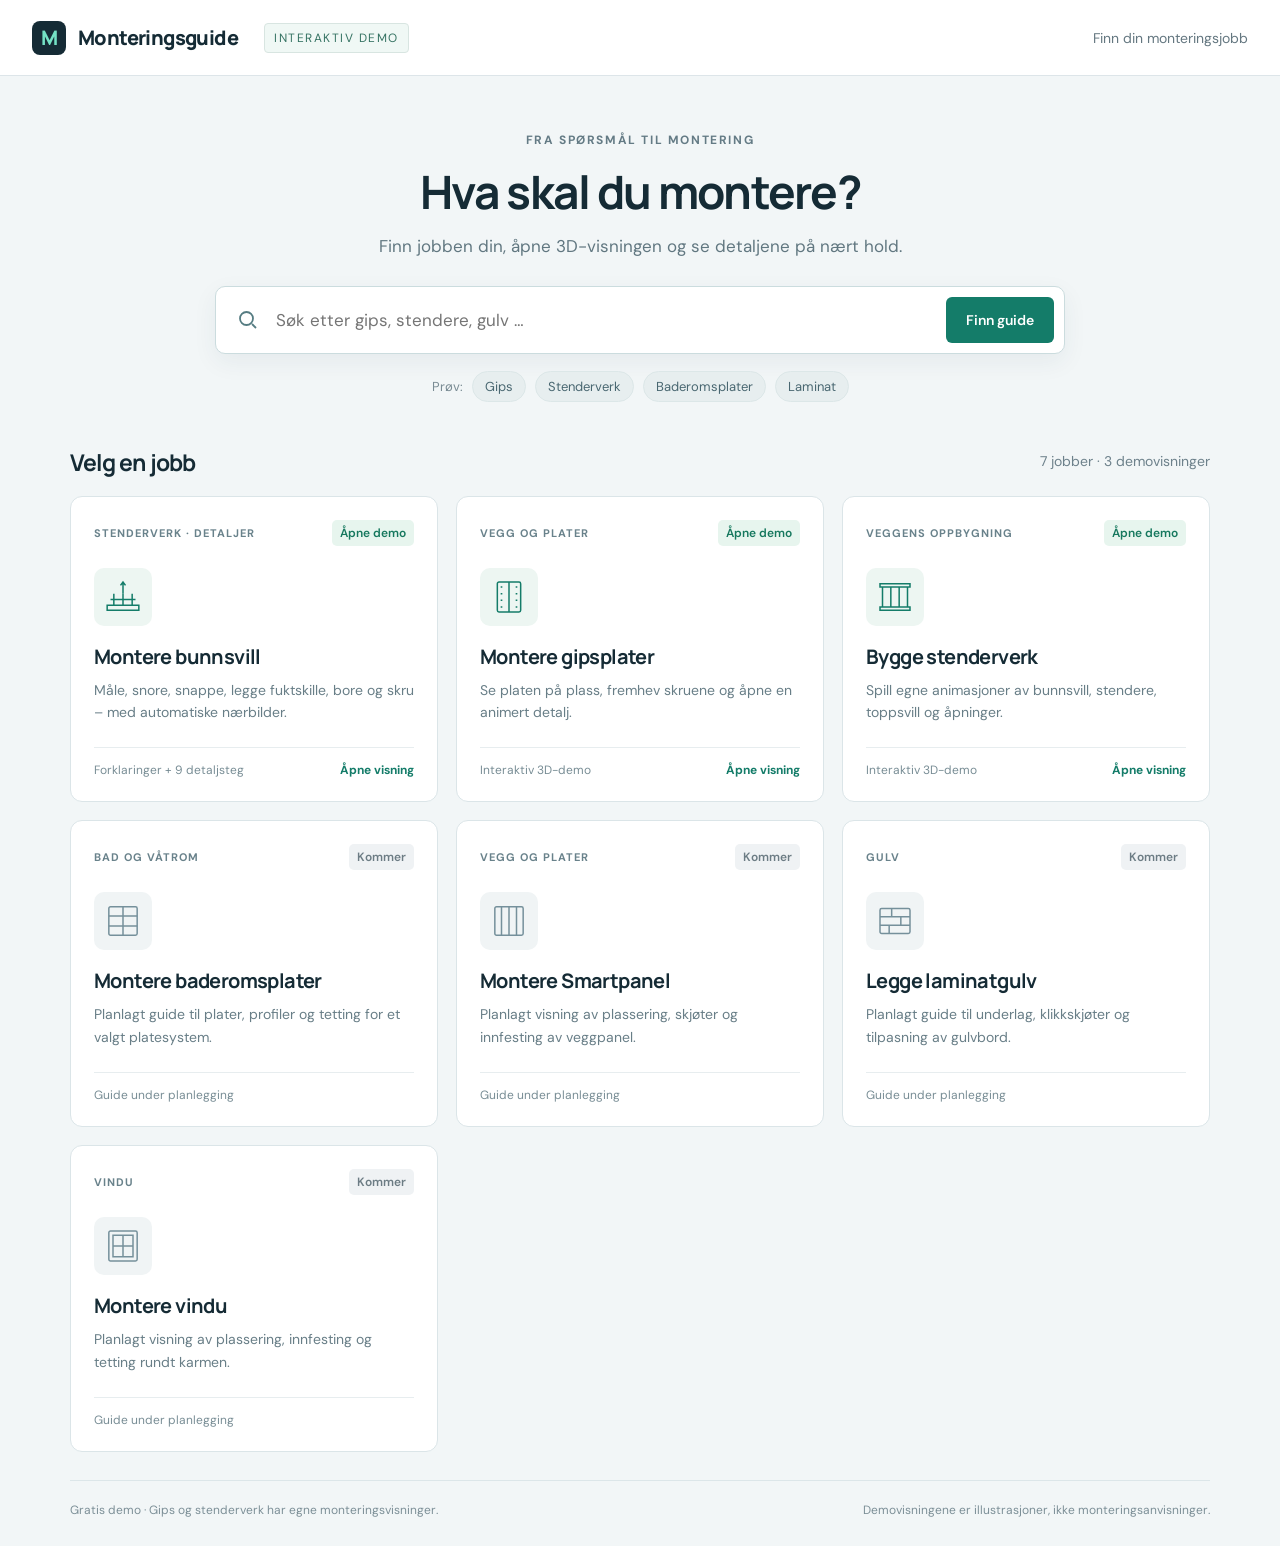
<file: index.html>
<!DOCTYPE html>
<html lang="nb"><head>
<meta charset="utf-8"><meta name="viewport" content="width=device-width,initial-scale=1">
<title>Monteringsguide · Finn jobben du skal gjøre</title>
<meta name="description" content="Finn en monteringsjobb og utforsk den i 3D. Søk etter gips, stenderverk, baderomsplater og gulv.">
<link rel="icon" href="data:image/svg+xml,%3Csvg xmlns='http://www.w3.org/2000/svg' viewBox='0 0 32 32'%3E%3Crect width='32' height='32' rx='6' fill='%23152b35'/%3E%3Cpath d='M8 25V7h16v18M8 16h16M16 7v18' stroke='%2363d5bb' stroke-width='3' fill='none'/%3E%3C/svg%3E">
<link rel="stylesheet" href="style.css"><link rel="stylesheet" href="home.css">
</head><body class="home">
<header><a class="brand" href="./"><span class="brandmark">M</span> Monteringsguide</a><span class="header-note">INTERAKTIV DEMO</span><span class="guide-name">Finn din monteringsjobb</span></header>
<main class="home-main">
<section class="search-section" aria-labelledby="home-title">
<span class="eyebrow">FRA SPØRSMÅL TIL MONTERING</span><h1 id="home-title">Hva skal du montere?</h1>
<p>Finn jobben din, åpne 3D-visningen og se detaljene på nært hold.</p>
<form id="search-form" class="search-box" role="search">
<svg viewBox="0 0 24 24" fill="none" stroke="currentColor" stroke-width="1.8" aria-hidden="true"><circle cx="10.5" cy="10.5" r="6.5"/><path d="m16 16 4 4"/></svg>
<label class="sr-only" for="search">Søk etter monteringsjobb</label>
<input id="search" type="search" placeholder="Søk etter gips, stendere, gulv …" autocomplete="off" aria-controls="guide-grid">
<button class="primary" type="submit">Finn guide</button></form>
<div class="search-suggestions"><span>Prøv:</span><button type="button" data-query="gips">Gips</button><button type="button" data-query="stenderverk">Stenderverk</button><button type="button" data-query="baderomsplater">Baderomsplater</button><button type="button" data-query="laminat">Laminat</button></div>
</section>
<section aria-labelledby="guides-title" class="guides-section"><div class="guides-heading"><h2 id="guides-title">Velg en jobb</h2><p id="result-count" role="status" aria-live="polite">7 jobber · 3 demovisninger</p></div>
<div id="guide-grid" class="guide-grid"><a class="guide-card available" href="bunnsvill.html" data-search="bunnsvill svill sviller grunnmurspapp svillemembran fuktskille krittsnor rettesnor snor snore snappe oppmerking måle merke bore boring betong forankre forankring" data-name="Montere bunnsvill">
<div class="card-top"><span class="category">STENDERVERK · DETALJER</span><span class="card-status ready">Åpne demo</span></div>
<div class="card-icon" aria-hidden="true"><svg viewBox="0 0 48 48" fill="none" stroke="currentColor" stroke-width="1.8"><path d="M5 34h38v6H5zM9 27h30M13 20v14m11-14v14m11-14v14"/><path d="m21 10 3-4 3 4m-3-4v14"/></svg></div>
<h3>Montere bunnsvill</h3><p>Måle, snore, snappe, legge fuktskille, bore og skru – med automatiske nærbilder.</p><div class="card-footer"><span>Forklaringer + 9 detaljsteg</span><span class="card-action">Åpne visning</span></div></a>
<a class="guide-card available" href="gips.html?steg=1" data-search="gips gipsplate gipsplater skruer skrue skruing skrueavstand innfesting plate plater vegg vegger" data-name="Montere gipsplater">
<div class="card-top"><span class="category">VEGG OG PLATER</span><span class="card-status ready">Åpne demo</span></div>
<div class="card-icon" aria-hidden="true"><svg viewBox="0 0 48 48" fill="none" stroke="currentColor" stroke-width="1.8"><rect x="10" y="6" width="28" height="36" rx="2"/><path d="M24 6v36M14 12h2m-2 8h2m-2 8h2m-2 8h2m16-24h2m-2 8h2m-2 8h2m-2 8h2"/></svg></div>
<h3>Montere gipsplater</h3><p>Se platen på plass, fremhev skruene og åpne en animert detalj.</p><div class="card-footer"><span>Interaktiv 3D-demo</span><span class="card-action">Åpne visning</span></div></a>
<a class="guide-card available" href="stenderverk.html" data-search="stender stendere stenderverk reisverk ramme vegg vegger toppsvill tre treverk" data-name="Bygge stenderverk">
<div class="card-top"><span class="category">VEGGENS OPPBYGNING</span><span class="card-status ready">Åpne demo</span></div>
<div class="card-icon" aria-hidden="true"><svg viewBox="0 0 48 48" fill="none" stroke="currentColor" stroke-width="1.8"><path d="M6 8h36v4H6zm0 28h36v4H6zM9 12v24m10-24v24m10-24v24m10-24v24"/></svg></div>
<h3>Bygge stenderverk</h3><p>Spill egne animasjoner av bunnsvill, stendere, toppsvill og åpninger.</p><div class="card-footer"><span>Interaktiv 3D-demo</span><span class="card-action">Åpne visning</span></div></a>
<article class="guide-card planned"  data-search="bad baderom baderomsplate baderomsplater våtrom vatrom tetting membran fuge fuging plater" data-name="Montere baderomsplater">
<div class="card-top"><span class="category">BAD OG VÅTROM</span><span class="card-status ">Kommer</span></div>
<div class="card-icon" aria-hidden="true"><svg viewBox="0 0 48 48" fill="none" stroke="currentColor" stroke-width="1.8"><rect x="7" y="7" width="34" height="34" rx="2"/><path d="M7 18h34M7 30h34M24 7v34"/></svg></div>
<h3>Montere baderomsplater</h3><p>Planlagt guide til plater, profiler og tetting for et valgt platesystem.</p><div class="card-footer"><span>Guide under planlegging</span></div></article>
<article class="guide-card planned"  data-search="smartpanel smart panel panelplater veggpanel panel vegg plater" data-name="Montere Smartpanel">
<div class="card-top"><span class="category">VEGG OG PLATER</span><span class="card-status ">Kommer</span></div>
<div class="card-icon" aria-hidden="true"><svg viewBox="0 0 48 48" fill="none" stroke="currentColor" stroke-width="1.8"><rect x="7" y="7" width="34" height="34" rx="2"/><path d="M15 7v34m9-34v34m9-34v34"/></svg></div>
<h3>Montere Smartpanel</h3><p>Planlagt visning av plassering, skjøter og innfesting av veggpanel.</p><div class="card-footer"><span>Guide under planlegging</span></div></article>
<article class="guide-card planned"  data-search="laminat laminatgulv gulv gulvbord klikkgulv underlag gulvlegging" data-name="Legge laminatgulv">
<div class="card-top"><span class="category">GULV</span><span class="card-status ">Kommer</span></div>
<div class="card-icon" aria-hidden="true"><svg viewBox="0 0 48 48" fill="none" stroke="currentColor" stroke-width="1.8"><rect x="6" y="9" width="36" height="30" rx="2"/><path d="M6 19h36M6 29h36M20 9v10m11 0v10M17 29v10"/></svg></div>
<h3>Legge laminatgulv</h3><p>Planlagt guide til underlag, klikkskjøter og tilpasning av gulvbord.</p><div class="card-footer"><span>Guide under planlegging</span></div></article>
<article class="guide-card planned"  data-search="vindu vinduer vindusmontering karm vinduskarm tetting innsetting" data-name="Montere vindu">
<div class="card-top"><span class="category">VINDU</span><span class="card-status ">Kommer</span></div>
<div class="card-icon" aria-hidden="true"><svg viewBox="0 0 48 48" fill="none" stroke="currentColor" stroke-width="1.8"><rect x="7" y="6" width="34" height="36" rx="2"/><path d="M12 11h24v26H12zM24 11v26m-12-13h24"/></svg></div>
<h3>Montere vindu</h3><p>Planlagt visning av plassering, innfesting og tetting rundt karmen.</p><div class="card-footer"><span>Guide under planlegging</span></div></article></div>
<div id="empty" class="empty-search" hidden><h3>Ingen jobber passer til søket</h3><p>Prøv et produkt eller en del, som «gips», «skruer» eller «stender».</p><button id="clear-search" class="ghost" type="button">Vis alle jobber</button></div></section>
<footer class="home-footer"><span>Gratis demo · Gips og stenderverk har egne monteringsvisninger.</span><span>Demovisningene er illustrasjoner, ikke monteringsanvisninger.</span></footer>
</main><script src="home.js" defer></script></body></html>
</file>
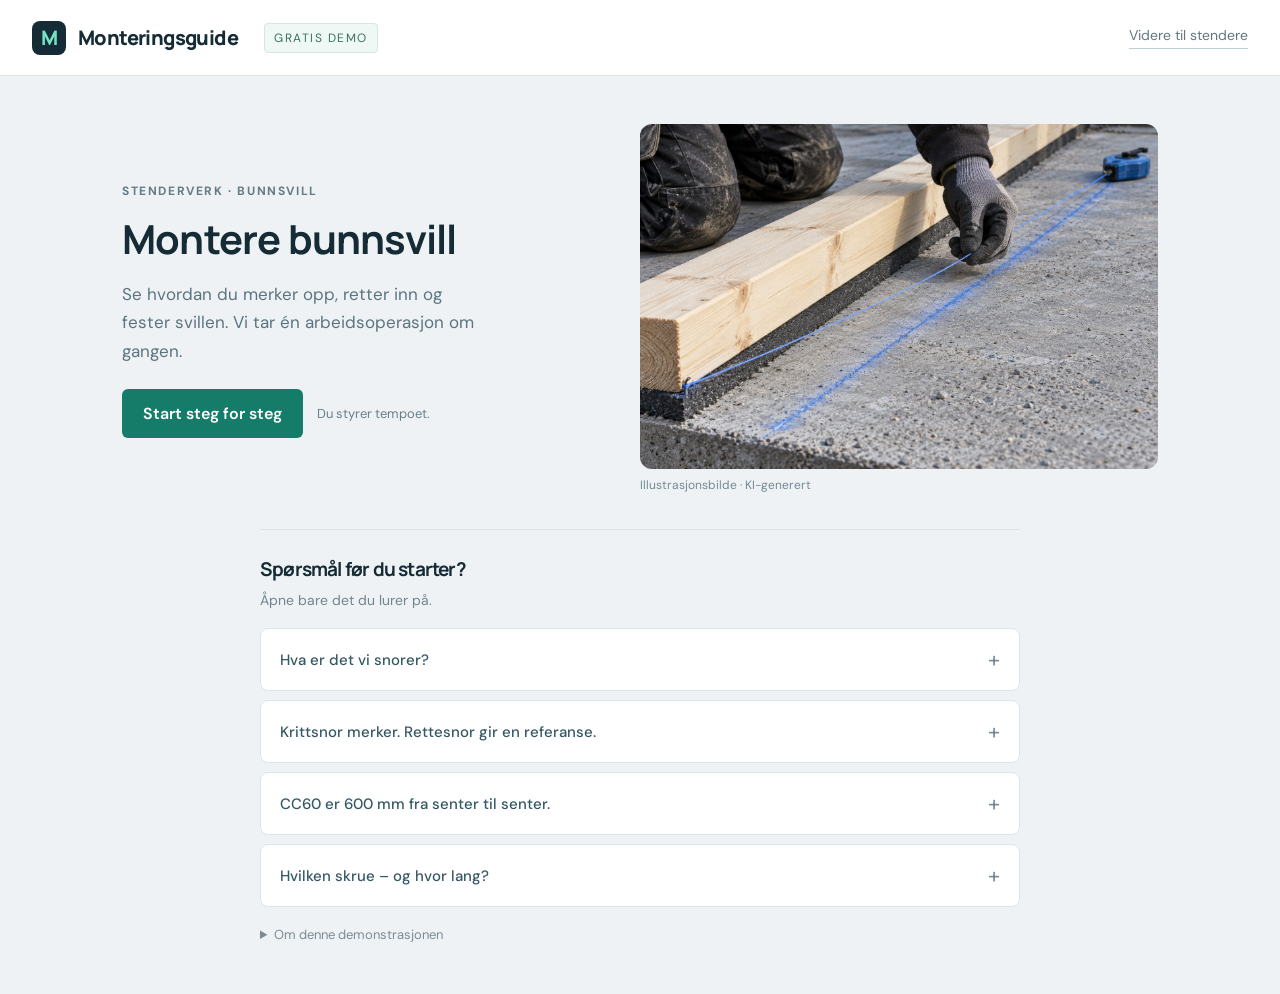
<file: bunnsvill.html>
<!DOCTYPE html><html lang="nb"><head><meta charset="utf-8"><meta name="viewport" content="width=device-width,initial-scale=1"><title>Monteringsguide · Bunnsvill i detalj</title><meta name="description" content="Utforsk oppmerking, krittsnor, rettesnor, boring og symbolsk forankring i en detaljert 3D-demo."><link rel="icon" href="data:image/svg+xml,%3Csvg xmlns='http://www.w3.org/2000/svg' viewBox='0 0 32 32'%3E%3Crect width='32' height='32' rx='6' fill='%23152b35'/%3E%3Cpath d='M8 25V7h16v18M8 16h16M16 7v18' stroke='%2363d5bb' stroke-width='3' fill='none'/%3E%3C/svg%3E"><link rel="stylesheet" href="style.css"><link rel="stylesheet" href="framing.css"><link rel="stylesheet" href="sill.css"><link rel="stylesheet" href="sill-intro.css"><script type="importmap">{"imports":{"three":"https://cdn.jsdelivr.net/npm/three@0.180.0/build/three.module.js","three/addons/":"https://cdn.jsdelivr.net/npm/three@0.180.0/examples/jsm/"}}</script></head>
<body><header><a class="brand" href="./"><span class="brandmark">M</span> Monteringsguide</a><span class="header-note">GRATIS DEMO</span><a class="guide-name" href="stenderverk.html?oppgave=1">Videre til stendere</a></header>
<section id="sill-intro" class="sill-intro" aria-labelledby="intro-title">
<div class="intro-lead"><div><span class="eyebrow">STENDERVERK · BUNNSVILL</span><h1 id="intro-title" tabindex="-1">Montere bunnsvill</h1><p>Se hvordan du merker opp, retter inn og fester svillen. Vi tar én arbeidsoperasjon om gangen.</p><div class="intro-start"><button class="primary" data-start-animation>Start steg for steg</button><small>Du styrer tempoet.</small></div></div><figure class="intro-photo"><img src="assets/snoring.svg" alt="Illustrasjon av en hånd som løfter krittsnor ved en tresvill på betong, med et mørkt fuktskille under treverket"><figcaption>Illustrasjonsbilde · KI-generert</figcaption></figure></div>
<div class="optional-topics"><h2>Spørsmål før du starter?</h2><p>Åpne bare det du lurer på.</p><div class="learning-grid">
<details class="learning-card" id="topic-reference"><summary>Hva er det vi snorer?</summary><div class="learning-answer"><p>Vi merker en <strong>valgt referanselinje for veggen</strong>. I denne demoen følger én kant av bunnsvillen streken. Senterlinje og ferdig veggflate er andre referanser og må ikke blandes sammen med svillkanten.</p><svg viewBox="0 0 620 220" role="img" aria-label="Ovenfra: bunnsvillens kant følger en blå referanselinje"><rect x="50" y="110" width="520" height="54" fill="#d5b58a" stroke="#a48660"/><path d="M50 110H570" stroke="#277ab0" stroke-width="4"/><circle cx="50" cy="110" r="7" fill="#277ab0"/><circle cx="570" cy="110" r="7" fill="#277ab0"/><path d="M310 65v37" stroke="#277ab0" stroke-width="2"/><text x="310" y="48" text-anchor="middle" font-size="18">Referanselinje = svillkant i demoen</text><text x="310" y="144" text-anchor="middle" font-size="17">Bunnsvill sett ovenfra</text><text x="50" y="196" text-anchor="middle" font-size="15">Punkt A</text><text x="570" y="196" text-anchor="middle" font-size="15">Punkt B</text></svg><p>Punkt A og B må komme fra tegning og kontrollmåling. En rett strek mellom to feilplasserte punkter gir fortsatt feil veggplassering.</p></div></details>
<details class="learning-card" id="topic-strings"><summary>Krittsnor merker. Rettesnor gir en referanse.</summary><div class="learning-answer"><p><strong>Krittsnor:</strong> Strekk mellom punktene, løft og slipp. Den etterlater en linje på underlaget.</p><p><strong>Rettesnor:</strong> En stram snor kan gi en synlig rett referanse langs en lengre strekning. Kontroller svillens kant mot referansen. Hvis snoren forskyves fra kanten, må valgt forskyvning være lik langs lengden.</p><svg viewBox="0 0 620 220" role="img" aria-label="Krittsnoren snappes på gulvet, mens rettesnoren holdes stram langs svillen"><text x="30" y="38" font-size="17">Krittsnor: løft og slipp</text><path d="M45 106Q170 12 295 106" stroke="#3678b8" stroke-width="3" fill="none"/><path d="M45 110H295" stroke="#3678b8" stroke-width="3" stroke-dasharray="7 5"/><path d="M170 63v28m-6-8 6 8 6-8" stroke="#3678b8" stroke-width="2" fill="none"/><text x="340" y="38" font-size="17">Rettesnor: rett referanse</text><rect x="340" y="110" width="250" height="36" fill="#d5b58a"/><path d="M340 96H590" stroke="#d7982c" stroke-width="3"/><text x="310" y="188" text-anchor="middle" font-size="16">Dette viser retning, ikke kontroll av lodd eller høyde.</text></svg></div></details>
<details class="learning-card" id="topic-cc"><summary>CC60 er 600 mm fra senter til senter.</summary><div class="learning-answer"><p>Marker en senterlinje for stenderen og vis hvilken side eller hvilket felt stenderen skal stå i. Diagrammet viser <strong>et eksempel med c/c 600 mm</strong>.</p><svg viewBox="0 0 620 260" role="img" aria-label="To stendere med senterlinjer 600 mm fra hverandre, ikke kant til kant"><rect x="50" y="171" width="520" height="43" fill="#d5b58a" stroke="#a48660"/><rect x="125" y="75" width="40" height="96" fill="#dbbd96" stroke="#a48660"/><rect x="425" y="75" width="40" height="96" fill="#dbbd96" stroke="#a48660"/><path d="M145 46v173M445 46v173" stroke="#277ab0" stroke-width="2" stroke-dasharray="5 5"/><path d="M145 52H445m-300-6v12m300-12v12" stroke="#277ab0" stroke-width="2"/><text x="295" y="35" text-anchor="middle" font-size="19">600 mm · senter til senter</text><path d="M145 181v23m-11-5 22-14M445 181v23m-11-5 22-14" stroke="#274b58" stroke-width="2"/><text x="310" y="243" text-anchor="middle" font-size="16">Marker plasseringen på svillen.</text></svg><p>Første senter og videre oppmerking må passe veggstart, platebredde, skjøter og åpninger. CC60 er ikke én regel for alle vegger.</p><a href="https://www.gyproc.no/losninger/innervegg-med-trebindingsverk-og-to-platelag" target="_blank" rel="noopener noreferrer">Eksempel på et dokumentert veggsystem med c 600 mm</a></div></details>
<details class="learning-card" id="topic-fixing"><summary>Hvilken skrue – og hvor lang?</summary><div class="learning-answer"><p>Det må avgjøres ut fra <strong>underlaget, svilltykkelsen og valgt festemiddel</strong>. Betongskruer og treskruer har ulike bruksområder.</p><svg viewBox="0 0 620 220" role="img" aria-label="Prinsippsnitt med treverk, fuktskille og betong. Skrue går gjennom lagene og forankres i underlaget"><rect x="65" y="105" width="480" height="88" fill="#b7c2c6"/><rect x="65" y="93" width="480" height="12" fill="#34434b"/><rect x="65" y="38" width="480" height="55" fill="#d5b58a"/><path d="M150 38v119" stroke="#147c69" stroke-width="9"/><path d="M136 35h28" stroke="#147c69" stroke-width="8"/><text x="285" y="71" font-size="17">Svill / delen som skal festes</text><text x="285" y="101" font-size="15" fill="#fff" style="fill:white">Fuktskille</text><text x="285" y="150" font-size="17">Forankring i underlaget</text></svg><ul><li>Avklar nøyaktig skrueprodukt og dimensjon.</li><li>Se tillatt tykkelse på delen som skal festes.</li><li>Kontroller krav til borehull, forankring og avstander.</li><li>Bruk monteringsanvisningen for det valgte produktet.</li></ul><p><strong>Skrulengde i denne demoen: ikke valgt.</strong> Illustrasjonen viser prinsippet, ikke et beregnet festepunkt.</p><a href="https://essve.com/no/produkter/betonginnfestning/betong-lettbetongskrue/betongskrue-ecs/waf-hode-stor-diameter/betongskrue-ecs-w-waf-hode-fzb-blankforsinket" target="_blank" rel="noopener noreferrer">Les et eksempel på produsentens produktinformasjon</a></div></details>
</div></div><details class="learning-note"><summary>Om denne demonstrasjonen</summary><p>Dette er en forklaring av arbeidsprinsipper og en visuell prototype. Velg konstruksjon og dokumentert løsning før den brukes som monteringsanvisning. Materialenes tykkelser i bildene er ikke produktmål.</p></details></section>

<main id="sill-animation" hidden><aside class="sidebar"><span class="eyebrow">BUNNSVILL · DETALJVISNING</span><h1>Se selve<br>arbeidsoperasjonen.</h1><p class="intro">Fra oppmerking til innfesting. Velg et steg for å undersøke det nærmere.</p><div class="section-title">Detaljsteg <span id="sill-count">1 / 9</span></div>
<div class="steps" aria-label="Detaljsteg">
<button class="step active" data-sill="0" aria-pressed="true"><span class="step-number">01</span><span><strong>Måle og merke</strong><small>To referansepunkter</small></span></button>
<button class="step" data-sill="1" aria-pressed="false"><span class="step-number">02</span><span><strong>Strekke krittsnor</strong><small>Snor mellom punktene</small></span></button>
<button class="step" data-sill="2" aria-pressed="false"><span class="step-number">03</span><span><strong>Snappe linjen</strong><small>Løft, slipp og se streken</small></span></button>
<button class="step" data-sill="3" aria-pressed="false"><span class="step-number">04</span><span><strong>Legge fuktskille</strong><small>Grunnmurspapp / membran</small></span></button>
<button class="step" data-sill="4" aria-pressed="false"><span class="step-number">05</span><span><strong>Plassere svillen</strong><small>Følg den merkede linjen</small></span></button>
<button class="step" data-sill="5" aria-pressed="false"><span class="step-number">06</span><span><strong>Markere CC60</strong><small>Eksempel: stendersentrene</small></span></button>
<button class="step" data-sill="6" aria-pressed="false"><span class="step-number">07</span><span><strong>Kontroll med rettesnor</strong><small>Se retningen langs svillen</small></span></button>
<button class="step" data-sill="7" aria-pressed="false"><span class="step-number">08</span><span><strong>Bore i betongen</strong><small>Roterende bor i nærbilde</small></span></button>
<button class="step" data-sill="8" aria-pressed="false"><span class="step-number">09</span><span><strong>Skru og forankre</strong><small>Se skruen i snitt</small></span></button></div>
<label class="toggle-row"><span>Automatisk nærbilde</span><input id="auto-zoom" type="checkbox" role="switch" checked><span class="toggle"></span></label><label class="toggle-row"><span>Vis snitt ved boring</span><input id="cutaway" type="checkbox" role="switch" checked><span class="toggle"></span></label>
<div class="demo-notice"><strong>Illustrasjon – ikke monteringsanvisning</strong><p>Snorer og verktøy viser arbeidsbevegelser. Svill, underlag, eventuell skillemembran og innfesting er ikke prosjektert. Ingen borediameter, dybde, avstand eller tiltrekkingsverdi er angitt.</p></div></aside>
<section class="workspace"><div class="viewer-header"><div><span class="eyebrow">TRE MOT BETONG · BEVEGELSESDEMO</span><h2 id="sill-title" tabindex="-1">Måle og merke</h2></div><button id="back-to-intro" class="ghost intro-return">Les forklaringen</button><button id="sill-reset" class="ghost">Se hele svillen</button></div><div id="viewer"><div id="loading">Laster detaljvisningen …</div><div class="view-badge" id="sill-badge">3D · Oversikt</div><div id="tags" aria-hidden="true"></div><button id="sill-detail" class="detail-shortcut">Åpne detaljvindu</button><div class="viewer-help">Dra for å rotere · Rull for å zoome · Verktøyene er illustrasjoner</div></div>
<div class="timeline-panel"><div class="timeline-title"><span id="sill-phase" aria-live="polite">Klar til avspilling</span><span id="sill-percent">0 %</span></div><label class="sr-only" for="sill-timeline">Posisjon i detaljanimasjonen</label><input id="sill-timeline" type="range" min="0" max="1000" value="0"><div class="timeline-actions"><button id="sill-play" class="primary">Spill dette steget</button><button id="step-why" class="ghost">Hvorfor dette steget?</button><button id="sill-replay" class="ghost">Fra start</button><button id="sill-all" class="ghost">Spill alle detaljsteg</button></div></div>
<div class="bottom-panel"><div class="step-copy"><span class="eyebrow" id="sill-stage">DETALJSTEG 01</span><h3 id="sill-heading">Måle og merke</h3><p id="sill-description"></p></div><div class="navigation"><button id="sill-prev" class="ghost" disabled>Forrige</button><button id="sill-next" class="ghost">Neste</button></div></div>
<details class="source-panel"><summary>Hva må avklares før dette blir en byggeanvisning?</summary><p>Valgt svill og underlag, veggens funksjon, valgt fuktskille, skjulte installasjoner, festemiddel og dokumenterte monteringsverdier. Ved boring må støvkontroll og egnet verneutstyr også inngå i den ferdige guiden.</p><p>Boringen og skruingen her illustrerer en direkte betongskrue. Krav til hull og eventuell rengjøring varierer med produktet. Ingen bestemt skrue er valgt i modellen.</p><a href="https://essve.com/no/produkter/betonginnfestning/betong-lettbetongskrue/betongskrue-ecs/waf-hode-stor-diameter/betongskrue-ecs-w-waf-hode-fzb-blankforsinket" target="_blank" rel="noopener noreferrer">Eksempel på produsentens produktinformasjon om betongskruer</a><p><a href="https://isola.no/produkter/vegg/svill-og-mur" target="_blank" rel="noopener noreferrer">Produsentinformasjon om grunnmurspapp og svillemembraner</a></p></details>
<div class="framing-note"><a href="stenderverk.html?oppgave=1">Videre til stendere</a><a href="./">Tilbake til alle guider</a></div></section></main>
<dialog id="sill-dialog" aria-labelledby="sill-dialog-title"><div class="dialog-header"><div><span class="eyebrow">SAMME STEG · TETTERE UTSNITT</span><h2 id="sill-dialog-title">Detaljvisning</h2></div><button id="sill-close" class="close" aria-label="Lukk detaljvindu">×</button></div><div id="sill-mini"></div><div class="mini-caption"><span>Animasjonen følger hovedvisningen</span><button id="sill-mini-replay" class="primary">Spill igjen</button></div><div class="detail-body"><p id="sill-mini-description"></p><p class="detail-warning">Bevegelsesillustrasjon. Mål og innfesting er ikke dokumentert.</p></div></dialog><dialog id="why-dialog" aria-labelledby="why-title"><div class="dialog-header"><h2 id="why-title">Forklaring</h2><button id="why-close" class="close" aria-label="Lukk forklaring">×</button></div><div id="why-content" class="detail-body"></div></dialog><script type="module" src="sill-intro.js"></script></body></html>
</file>
<file: style.css>
@import url('https://fonts.googleapis.com/css2?family=DM+Sans:wght@400;500;600;700&family=Manrope:wght@400;500;600;700;800&display=swap');
:root{font-family:'DM Sans',system-ui,sans-serif;color:#152b35;background:#eef2f4;font-synthesis:none;--ink:#152b35;--teal:#147c69;--line:#dde5e9}*{box-sizing:border-box}body{margin:0}button,input{font:inherit}button{cursor:pointer}button:focus-visible,a:focus-visible,input:focus-visible{outline:3px solid #e3a540;outline-offset:4px}button:disabled{opacity:.4;cursor:default}header{height:76px;background:#fff;border-bottom:1px solid var(--line);display:flex;align-items:center;padding:0 32px;gap:26px}.brand{color:var(--ink);text-decoration:none;display:flex;align-items:center;gap:12px;font-family:Manrope,system-ui;font-weight:800;font-size:20px;letter-spacing:-.6px}.brandmark{width:34px;height:34px;display:grid;place-items:center;border-radius:8px;background:var(--ink);color:#74e2c5;font-size:20px}.header-note{font-size:12px;letter-spacing:1.5px;border:1px solid #d8e5e1;background:#f0f8f5;color:#367363;padding:6px 9px;border-radius:4px}.guide-name{margin-left:auto;color:#647780;font-size:14px}main{display:grid;grid-template-columns:310px minmax(0,1fr);min-height:calc(100vh - 76px)}.sidebar{padding:32px 26px;background:#fff;border-right:1px solid var(--line)}.eyebrow{font-size:12px;letter-spacing:1.6px;font-weight:700;color:#647b85}h1,h2,h3{font-family:Manrope,system-ui;margin:0;letter-spacing:-.8px}h1{font-size:28px;line-height:1.25;margin:12px 0}p{font-size:16px;line-height:1.6}.intro{color:#647780;margin:0 0 30px;font-size:15px}.section-title{font-size:14px;font-weight:700;margin:24px 0 12px;display:flex;justify-content:space-between}.section-title span{font-weight:400;color:#71828b}.steps{display:grid;gap:7px}.step{display:flex;gap:13px;align-items:center;padding:13px 12px;text-align:left;border:1px solid transparent;background:transparent;border-radius:8px;color:#51646f}.step:hover{background:#f1f5f6}.step.active{background:#eaf5f1;border-color:#cee8df;color:#125d4e}.step-number{font-size:13px;display:grid;place-items:center;width:29px;height:32px;border:1px solid #d4dedf;border-radius:5px;font-weight:700}.step.active .step-number{color:#fff;background:var(--teal);border-color:var(--teal)}.step strong{display:block;font-size:15px}.step small{display:block;margin-top:3px;font-size:12px;color:#6b7e85}.toggle-row{display:flex;align-items:center;position:relative;padding:11px 0;gap:8px;font-size:14px;cursor:pointer}.toggle-row>span:first-child{flex:1}.toggle-row input{position:absolute;right:0;width:38px;height:22px;opacity:0;cursor:pointer}.toggle{width:36px;height:21px;border-radius:20px;background:#dbe2e6;pointer-events:none;position:relative}.toggle:after{content:'';position:absolute;top:3px;left:3px;width:15px;height:15px;border-radius:50%;background:#fff;box-shadow:0 1px 3px #0002;transition:transform .18s}.toggle-row input:checked+.toggle{background:var(--teal)}.toggle-row input:checked+.toggle:after{transform:translateX(15px)}.toggle-row input:focus-visible+.toggle{outline:3px solid #e3a540;outline-offset:4px}.tools{border-top:1px solid var(--line);margin-top:18px}.tools p{font-size:14px;margin:0 0 6px}.tools small{font-size:12px;color:#72838c}.demo-notice{margin-top:26px;padding:13px 14px;background:#fff7e7;border:1px solid #f1dfb7;border-radius:7px;color:#725d32}.demo-notice strong{font-size:13px}.demo-notice p{font-size:12px;line-height:1.5;margin:5px 0 0}.workspace{padding:28px 30px;display:flex;flex-direction:column;min-width:0}.viewer-header{display:flex;justify-content:space-between;align-items:center;margin-bottom:20px;gap:14px}.viewer-header h2{font-size:24px;margin-top:7px}.ghost{border:1px solid #d4dfe4;background:#fff;color:#435c68;border-radius:6px;padding:10px 14px;font-size:14px}.ghost:hover:not(:disabled){border-color:#79948f;background:#f4faf7}#viewer{height:clamp(420px,60vh,760px);position:relative;background:#d6e5eb;border:1px solid #cadbe1;border-radius:12px;overflow:hidden}canvas{display:block;width:100%;height:100%;touch-action:none}#loading{position:absolute;inset:0;display:grid;place-items:center;padding:30px;text-align:center;z-index:2;color:#476575}#tags{position:absolute;inset:0;pointer-events:none;overflow:hidden}.tag{position:absolute;font-size:12px;font-weight:600;padding:6px 10px;border:1px solid #ffffffc0;background:#ffffffdd;border-radius:5px;box-shadow:0 2px 8px #263f4812;white-space:nowrap;transform:translate(-50%,-50%)}.tag.measure{background:#fff3d5;color:#775518;border-color:#e8c979}.view-badge{position:absolute;top:20px;left:20px;font-size:12px;font-weight:700;letter-spacing:.6px;color:#385664;background:#ffffffb0;padding:8px 11px;border-radius:5px}.view-badge span{margin:0 5px;color:#899ca3}.viewer-help{position:absolute;bottom:17px;left:20px;font-size:12px;color:#4f6b79;max-width:calc(100% - 40px)}.detail-shortcut{position:absolute;right:18px;top:18px;background:#fff;border:1px solid #c3d7dc;border-radius:6px;padding:10px 13px;color:#244c59;font-size:14px}.bottom-panel{margin-top:16px;padding:24px;background:#fff;border:1px solid var(--line);border-radius:10px;display:flex;justify-content:space-between;align-items:center;gap:28px}.step-copy h3{font-size:21px;margin-top:6px}.step-copy p{font-size:14px;color:#657b85;margin:8px 0 0;max-width:570px}.play-controls{min-width:180px}.primary{border:0;border-radius:6px;background:var(--teal);color:#fff;font-weight:600;padding:12px 17px;font-size:14px}.primary:hover{background:#106654}.play-controls>.primary{width:100%}.navigation{display:flex;gap:8px;margin-top:9px}.navigation button{flex:1;padding:9px}.dialog-header{display:flex;align-items:center;justify-content:space-between;padding:21px 23px}.dialog-header h2{font-size:22px;margin-top:5px}.close{border:1px solid #dce4e8;background:#fff;border-radius:50%;font-size:26px;width:35px;height:35px;line-height:1;color:#526b77}dialog{border:1px solid #dce4e8;padding:0;width:min(520px,calc(100vw - 32px));max-height:90vh;border-radius:14px;box-shadow:0 20px 90px #0d29374d;color:var(--ink)}dialog::backdrop{background:#102d3b70;backdrop-filter:blur(4px)}#mini-viewer{height:250px;background:#e1ebed;position:relative}.mini-caption{display:flex;justify-content:space-between;align-items:center;padding:12px 23px;border-bottom:1px solid var(--line);font-size:14px;color:#5b737d}.detail-body{padding:20px 23px}.detail-body h3{font-size:18px}.detail-body p{font-size:14px;color:#617781;margin:9px 0}.detail-key{display:flex;gap:22px;margin:18px 0;font-size:13px}.detail-key span{display:flex;align-items:center;gap:6px}.detail-key i{width:10px;height:10px;border-radius:2px}.key-board{background:#cbd7da}.key-wood{background:#b88d59}.key-screw{background:#147c69}.detail-body .detail-warning{font-size:12px;background:#fff7e7;padding:10px;border-radius:5px;color:#725d32} @media(min-width:1500px){.workspace{padding:36px 50px}.sidebar{padding:38px 30px}main{grid-template-columns:330px 1fr}}@media(max-width:950px){main{grid-template-columns:250px 1fr}.sidebar{padding:25px 18px}.workspace{padding:24px 18px}.bottom-panel{align-items:stretch;flex-direction:column;gap:18px}.play-controls{display:flex;gap:10px;align-items:center}.play-controls>.primary{width:auto;flex:1}.navigation{margin:0}.viewer-header h2{font-size:20px}.viewer-help{font-size:11px}}@media(max-width:650px){header{padding:0 16px;height:64px}.brand{font-size:17px}.header-note{margin-left:auto;font-size:10px}.guide-name{display:none}main{display:flex;flex-direction:column}.sidebar{border-right:0;padding:22px 18px}.sidebar h1 br{display:none}.sidebar h1{font-size:25px}.intro{margin-bottom:16px}.steps{grid-template-columns:repeat(3,1fr);gap:5px}.step{padding:10px 7px;display:block}.step-number{margin-bottom:6px}.step strong{font-size:12px}.step small{display:none}.toggle-row{display:inline-flex;width:49%;padding:12px 8px;font-size:12px}.toggle-row input{right:8px}.tools{display:none}.demo-notice{margin-top:14px}.workspace{padding:16px}.viewer-header{align-items:flex-start}.viewer-header .ghost{font-size:12px;padding:8px}.viewer-header h2{font-size:18px}#viewer{height:430px}.detail-shortcut{font-size:12px;padding:8px;top:auto;bottom:48px}.bottom-panel{padding:18px}.play-controls{flex-wrap:wrap}.tag{font-size:11px;padding:4px 7px}.viewer-help{font-size:10px}.section-title{margin-top:17px}}
</file>
<file: home.css>
.home{background:#f2f6f7}.home-main{display:block;min-height:calc(100vh - 76px);max-width:1220px;margin:0 auto;padding:52px 40px 26px}.search-section{max-width:850px;margin:0 auto 44px;text-align:center}.search-section h1{font-size:clamp(30px,4vw,46px);letter-spacing:-1.7px;margin:14px 0 12px}.search-section>p{color:#617780;margin:0 0 26px;font-size:17px}.search-box{display:flex;align-items:center;gap:16px;background:#fff;padding:10px 10px 10px 20px;border:1px solid #cbdcde;border-radius:10px;box-shadow:0 8px 24px #183b4910}.search-box:focus-within{border-color:#147c69;box-shadow:0 0 0 3px #147c6915}.search-box>svg{width:24px;height:24px;color:#557c82;flex-shrink:0}.search-box input{flex:1;min-width:0;font-size:17px;border:0;background:transparent;padding:9px 0;color:#152b35;outline:none}.search-box .primary{padding:14px 20px;white-space:nowrap}.search-suggestions{display:flex;align-items:center;justify-content:center;flex-wrap:wrap;gap:9px;margin-top:17px;font-size:13px;color:#7a8c94}.search-suggestions button{background:#e7eeef;border:1px solid #dce7e8;color:#496771;padding:6px 12px;border-radius:20px;font-size:13px}.search-suggestions button:hover{background:#d9eee6;border-color:#9bc7b8;color:#125d4e}.guides-heading{display:flex;align-items:center;justify-content:space-between;margin-bottom:18px}.guides-heading h2{font-size:23px}.guides-heading p{font-size:14px;margin:0;color:#6d818b}.guide-grid{display:grid;grid-template-columns:repeat(3,minmax(0,1fr));gap:18px}.guide-card{display:flex;flex-direction:column;border:1px solid #dbe5e8;background:#fff;border-radius:12px;padding:23px;color:#152b35;text-decoration:none;min-height:285px;transition:transform .18s,border-color .18s,box-shadow .18s}.guide-card.available:hover{transform:translateY(-3px);border-color:#93bfb3;box-shadow:0 12px 28px #173b4810}.card-top{display:flex;justify-content:space-between;gap:10px;align-items:center}.category{font-size:11px;font-weight:700;letter-spacing:1px;color:#69828b}.card-status{font-size:12px;font-weight:600;background:#eff2f4;color:#6c7c84;padding:5px 8px;border-radius:5px;white-space:nowrap}.card-status.ready{background:#e7f5ee;color:#16785e}.card-icon{height:58px;width:58px;display:grid;place-items:center;color:#147c69;background:#edf6f2;border-radius:10px;margin:22px 0 17px}.card-icon svg{width:40px;height:40px}.guide-card h3{font-size:20px;letter-spacing:-.6px}.guide-card p{color:#687e87;font-size:14px;line-height:1.6;margin:9px 0 24px}.card-footer{margin-top:auto;border-top:1px solid #e7edef;padding-top:14px;display:flex;justify-content:space-between;align-items:center;gap:10px;font-size:12px;color:#788d95}.card-action{font-weight:700;color:#147c69;white-space:nowrap}.planned .card-icon{background:#f0f4f5;color:#75909b}.home-footer{display:flex;justify-content:space-between;gap:24px;margin-top:28px;padding-top:20px;border-top:1px solid #dce6e9;color:#7c8f97;font-size:12px;line-height:1.6}.empty-search{text-align:center;padding:50px 24px;background:#fff;border:1px dashed #c7d8dc;border-radius:12px}.empty-search h3{font-size:23px}.empty-search p{color:#6d838d;font-size:15px}.sr-only{position:absolute;width:1px;height:1px;padding:0;margin:-1px;overflow:hidden;clip:rect(0,0,0,0);white-space:nowrap;border:0}.guide-card[hidden],.empty-search[hidden]{display:none}@media(max-width:1000px){.guide-grid{grid-template-columns:repeat(2,minmax(0,1fr))}.home-main{padding:40px 25px 24px}}@media(max-width:650px){.home-main{padding:34px 18px 22px}.search-section{margin-bottom:30px}.search-section h1{letter-spacing:-1px}.search-section>p{font-size:15px}.search-box{gap:9px;padding-left:12px;flex-wrap:wrap}.search-box input{font-size:15px}.search-box .primary{font-size:12px;padding:12px}.search-suggestions{gap:6px}.guides-heading h2{font-size:20px}.guides-heading p{font-size:12px}.guide-grid{grid-template-columns:1fr;gap:12px}.guide-card{min-height:240px;padding:20px}.card-icon{margin:17px 0 12px}.home-footer{display:block}.home-footer span{display:block;margin-bottom:8px}}@media(prefers-reduced-motion:reduce){.guide-card{transition:none}.guide-card.available:hover{transform:none}}
</file>
<file: framing.css>
.timeline-panel{background:#fff;border:1px solid var(--line);border-radius:9px;margin-top:16px;padding:18px 22px}.timeline-title{display:flex;justify-content:space-between;gap:16px;font-size:14px;color:#536c76}.timeline-title span:last-child{font-variant-numeric:tabular-nums;color:#147c69}#timeline{width:100%;accent-color:#147c69;cursor:pointer;margin:15px 0;display:block}.timeline-actions{display:flex;flex-wrap:wrap;gap:9px}.timeline-actions button{font-size:13px}.bottom-panel .navigation{min-width:180px}.framing-note{display:flex;gap:12px;align-items:baseline;flex-wrap:wrap;font-size:13px;line-height:1.6;margin:20px 0;color:#70838c}.framing-note strong{color:#405e69}.framing-note a{color:#147c69;text-underline-offset:3px}#fastener-viewer{height:250px;background:#e1ebed}.sr-only{position:absolute;width:1px;height:1px;margin:-1px;overflow:hidden;clip:rect(0,0,0,0);white-space:nowrap}.guide-name[href]{text-decoration:none;border-bottom:1px solid #bbced2;padding-bottom:4px}.workspace .bottom-panel{padding:20px 24px}.sidebar .step small{font-size:12px}@media(max-width:650px){.steps{grid-template-columns:1fr}.step{display:flex;align-items:center;gap:12px}.step-number{margin:0}.step strong{font-size:14px}.step small{display:block}.sidebar h1 br{display:none}.timeline-panel{padding:16px}.timeline-actions button{flex:1}.timeline-actions button:last-child{flex-basis:100%}.viewer-header{flex-wrap:wrap}.workspace .bottom-panel{padding:18px}}
</file>
<file: sill.css>
.sidebar .steps{gap:3px}.sidebar .step{padding:10px}.source-panel{background:#fff;border:1px solid var(--line);border-radius:8px;padding:15px 18px;margin-top:18px;color:#59727e;font-size:14px;line-height:1.6}.source-panel summary{cursor:pointer;font-weight:600;color:#365662}.source-panel p{font-size:14px}.source-panel a{color:#147c69;text-underline-offset:3px}#sill-mini{height:300px;background:#d6e5eb}#sill-timeline{width:100%;accent-color:#147c69;margin:16px 0;cursor:pointer}#sill-dialog{width:min(620px,calc(100vw - 32px))}.source-panel a{overflow-wrap:anywhere}.sill-label{color:#32556b}.tag.snore{background:#fff2d9;border-color:#e6c382;color:#735923}
</file>
<file: sill-intro.css>
[hidden]{display:none!important}.sill-intro{max-width:1100px;margin:0 auto;padding:48px 32px}.intro-lead{display:grid;grid-template-columns:1fr 1.1fr;gap:48px;align-items:center;margin-bottom:36px}.intro-lead h1{font-size:40px;line-height:1.2;margin:15px 0}.intro-lead p{color:#5b7480;max-width:370px;font-size:17px;line-height:1.65}.intro-photo{margin:0}.intro-photo img{display:block;width:100%;aspect-ratio:3/2;object-fit:cover;border-radius:12px}.intro-photo figcaption{font-size:12px;color:#748a95;margin-top:8px}.intro-start{display:flex;gap:14px;align-items:center;flex-wrap:wrap;margin-top:24px}.intro-start .primary{padding:14px 21px;font-size:16px}.intro-start small{color:#69808a;font-size:13px}.optional-topics{max-width:760px;margin:0 auto;padding-top:26px;border-top:1px solid #dce5e9}.optional-topics>h2{font-size:19px}.optional-topics>p{font-size:14px;color:#72858e;margin:7px 0 17px}.learning-grid{display:grid;gap:9px}.learning-card{background:#fff;border:1px solid #dbe5e8;border-radius:8px;overflow:hidden}.learning-card summary{padding:16px 19px;cursor:pointer;color:#365864;font-size:15px;font-weight:500;list-style:none;display:flex;justify-content:space-between;gap:12px;align-items:center}.learning-card summary::-webkit-details-marker{display:none}.learning-card summary:after{content:'+';font-size:22px;font-weight:400;color:#718993}.learning-card[open] summary:after{content:'−'}.learning-card summary:hover{background:#f6fafb}.learning-card summary:focus-visible{outline:3px solid #e3a540;outline-offset:-3px}.learning-card[open] summary{border-bottom:1px solid #e5edef;color:#147c69}.learning-answer{padding:5px 20px 18px}.learning-answer p,.learning-answer li{font-size:15px;color:#526f7a;line-height:1.6}.learning-answer svg,#why-content svg{display:block;width:100%;height:auto;background:#f0f5f7;border-radius:7px;margin:18px 0}.learning-answer svg text,#why-content svg text{font-family:system-ui,sans-serif;fill:#294e5d}.learning-answer strong{color:#254b59}.learning-answer ul{padding-left:21px}.learning-answer a,#why-content a{color:#147c69}.learning-note{max-width:760px;margin:18px auto 0;color:#7b8c94;font-size:13px;line-height:1.6}.learning-note summary{cursor:pointer}.learning-note p{font-size:13px;color:#6d828d}.intro-return{font-size:13px;padding:8px 12px}#why-dialog{width:min(620px,calc(100vw - 32px))}#why-title{font-size:20px}#why-content{padding-top:0}#why-content p,#why-content li{font-size:15px;line-height:1.6;color:#526f7a}@media(max-width:750px){.sill-intro{padding:30px 18px}.intro-lead{grid-template-columns:1fr;gap:24px;margin-bottom:28px}.intro-lead h1{font-size:32px}.intro-lead p{max-width:none}.intro-photo img{max-height:260px}.optional-topics{padding-top:22px}}
</file>
